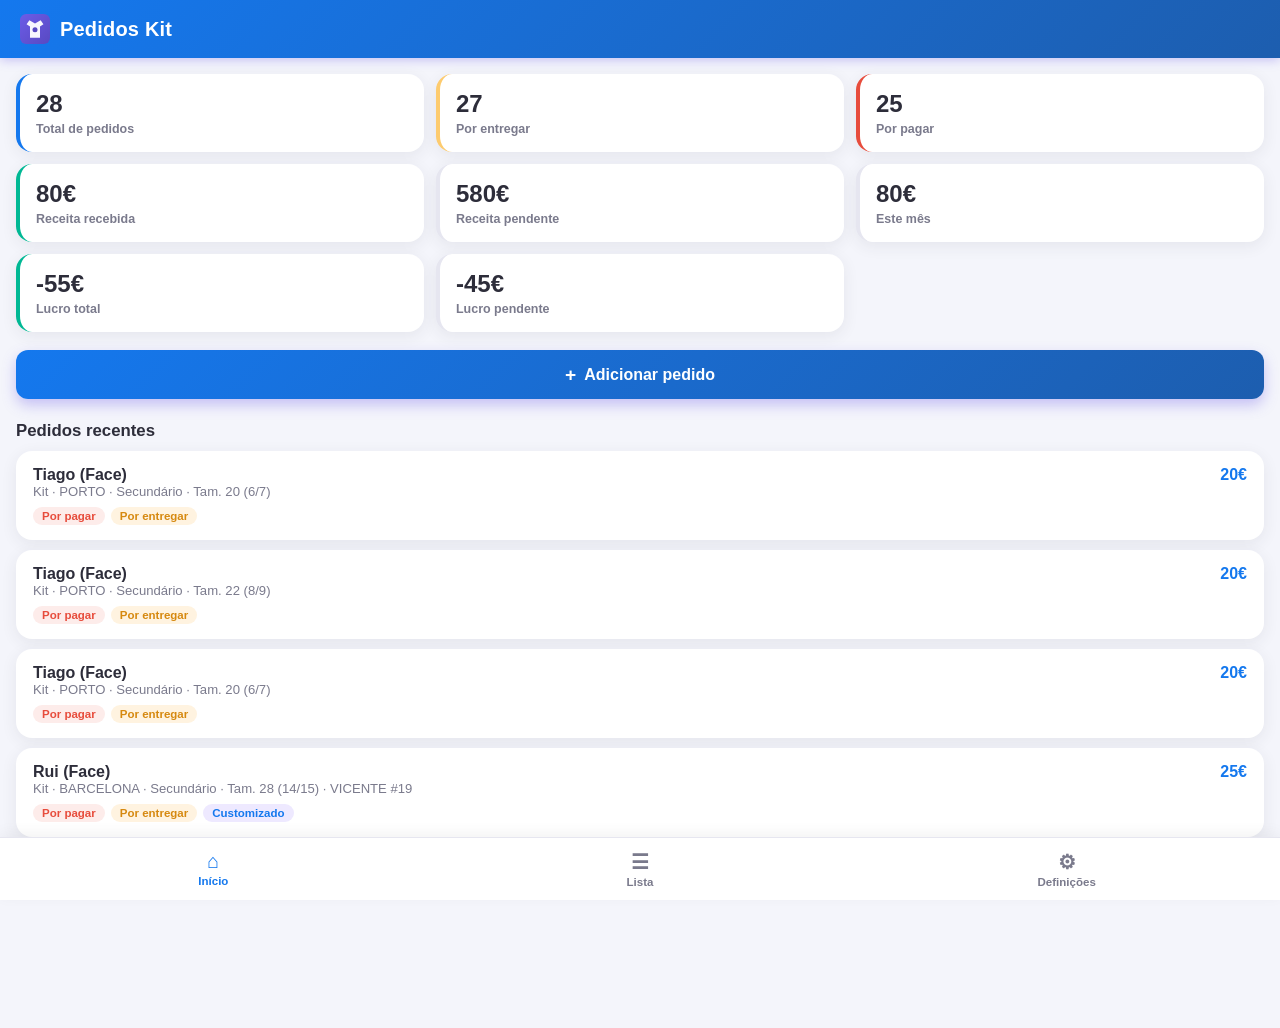
<file: index.html>
﻿<!DOCTYPE html>
<html lang="pt">
<head>
<meta charset="UTF-8">
<meta name="viewport" content="width=device-width, initial-scale=1.0, viewport-fit=cover">
<title>Pedidos Kit</title>
<meta name="theme-color" content="#6c5ce7">
<meta name="description" content="App para gerir pedidos de t-shirts, camisolas e kits de futebol">
<link rel="manifest" href="manifest.json">
<link rel="icon" href="icon.svg" type="image/svg+xml">
<link rel="apple-touch-icon" href="icon.svg">
<link rel="stylesheet" href="style.css">
</head>
<body>

<header class="app-header">
  <div class="header-inner">
    <img src="icon.svg" alt="" class="header-logo">
    <h1>Pedidos Kit</h1>
  </div>
</header>

<main id="app">

  <!-- ===================== HOME ===================== -->
  <section id="view-home" class="view active">
    <div class="stats-grid">
      <div class="stat-card accent">
        <span class="stat-value" id="stat-total">0</span>
        <span class="stat-label">Total de pedidos</span>
      </div>
      <div class="stat-card warn">
        <span class="stat-value" id="stat-por-entregar">0</span>
        <span class="stat-label">Por entregar</span>
      </div>
      <div class="stat-card danger">
        <span class="stat-value" id="stat-por-pagar">0</span>
        <span class="stat-label">Por pagar</span>
      </div>
      <div class="stat-card success">
        <span class="stat-value" id="stat-receita">0&#8364;</span>
        <span class="stat-label">Receita recebida</span>
      </div>
      <div class="stat-card muted">
        <span class="stat-value" id="stat-receita-pendente">0&#8364;</span>
        <span class="stat-label">Receita pendente</span>
      </div>
      <div class="stat-card muted">
        <span class="stat-value" id="stat-mes">0&#8364;</span>
        <span class="stat-label">Este m&ecirc;s</span>
      </div>
      <div class="stat-card success">
        <span class="stat-value" id="stat-lucro">0&#8364;</span>
        <span class="stat-label">Lucro total</span>
      </div>
      <div class="stat-card muted">
        <span class="stat-value" id="stat-lucro-pendente">0&#8364;</span>
        <span class="stat-label">Lucro pendente</span>
      </div>
    </div>

    <div class="home-actions">
      <button class="btn-primary btn-add-note" id="btn-add-note">
        <span class="icon-plus">+</span> Adicionar pedido
      </button>
    </div>

    <div class="recent-section">
      <h2>Pedidos recentes</h2>
      <div id="recent-list" class="cards-list"></div>
      <p class="empty-msg" id="recent-empty" hidden>Ainda n&atilde;o h&aacute; pedidos. Toca em "Adicionar pedido" para come&ccedil;ar.</p>
    </div>
  </section>

  <!-- ===================== LISTA ===================== -->
  <section id="view-lista" class="view">
    <div class="toolbar">
      <input type="search" id="search-input" placeholder="Pesquisar por nome, clube...">
      <div class="filter-chips" id="filter-chips">
        <button class="chip active" data-filter="all">Todos</button>
        <button class="chip" data-filter="pendente-pagamento">Por pagar</button>
        <button class="chip" data-filter="pendente-entrega">Por entregar</button>
        <button class="chip" data-filter="concluido">Conclu&iacute;dos</button>
      </div>
    </div>
    <div id="orders-list" class="cards-list"></div>
    <p class="empty-msg" id="orders-empty" hidden>Nenhum pedido encontrado.</p>
  </section>

  <!-- ===================== DEFINIÃ‡Ã•ES ===================== -->
  <section id="view-defs" class="view">
    <div class="settings-block">
      <h2>Clubes / Sele&ccedil;&otilde;es</h2>
      <p class="hint">Gere a lista de clubes e sele&ccedil;&otilde;es dispon&iacute;veis ao criar um pedido.</p>
      <div class="add-inline">
        <input type="text" id="new-club-input" placeholder="Nome do clube ou sele&ccedil;&atilde;o">
        <button class="btn-secondary" id="btn-add-club">Adicionar</button>
      </div>
      <ul id="clubs-list" class="tags-list"></ul>
    </div>

    <div class="settings-block">
      <h2>Tamanhos</h2>
      <p class="hint">Gere a lista de tamanhos dispon&iacute;veis ao criar um pedido.</p>
      <div class="add-inline">
        <input type="text" id="new-size-input" placeholder="Novo tamanho">
        <button class="btn-secondary" id="btn-add-size">Adicionar</button>
      </div>
      <ul id="sizes-list" class="tags-list"></ul>
    </div>

    <div class="settings-block">
      <h2>Tipos de equipamento</h2>
      <p class="hint">Gere os tipos de equipamento dispon&iacute;veis ao criar um pedido.</p>
      <div class="add-inline">
        <input type="text" id="new-equipment-input" placeholder="Novo tipo de equipamento">
        <button class="btn-secondary" id="btn-add-equipment">Adicionar</button>
      </div>
      <ul id="equipment-list" class="tags-list"></ul>
    </div>

    <div class="settings-block">
      <h2>Temas (cores)</h2>
      <p class="hint">Escolhe uma cor para personalizar o visual da app.</p>
      <ul id="themes-list" class="tags-list theme-list"></ul>
    </div>

    <div class="settings-block">
      <div class="toggle-row">
        <span>Modo escuro</span>
        <label class="switch">
          <input type="checkbox" id="dark-mode-toggle">
          <span class="slider"></span>
        </label>
      </div>
    </div>

    <div class="settings-block">
      <h2>Pre&ccedil;os base</h2>
      <p class="hint">Pre&ccedil;o de compra de cada artigo, usado para calcular o lucro.</p>
      <div class="price-grid">
        <label>T-shirt
          <input type="number" min="0" step="0.5" id="price-tshirt">
        </label>
        <label>Camisola
          <input type="number" min="0" step="0.5" id="price-camisola">
        </label>
        <label>Kit
          <input type="number" min="0" step="0.5" id="price-kit">
        </label>
        <label>Extra por customiza&ccedil;&atilde;o
          <input type="number" min="0" step="0.5" id="price-custom">
        </label>
        <label>Patch
          <input type="number" min="0" step="0.5" id="price-patch">
        </label>
        <label>Meias
          <input type="number" min="0" step="0.5" id="price-meias">
        </label>
        <label>Especial / VersÃ£o Jogador / Retro
          <input type="number" min="0" step="0.5" id="price-special">
        </label>
      </div>
    </div>

    <div class="settings-block">
      <h2>Pre&ccedil;os de venda</h2>
      <p class="hint">Pre&ccedil;o cobrado ao cliente. Podes sempre ajust&aacute;-lo no pedido.</p>
      <div class="price-grid">
        <label>T-shirt
          <input type="number" min="0" step="0.5" id="sale-price-tshirt">
        </label>
        <label>Camisola
          <input type="number" min="0" step="0.5" id="sale-price-camisola">
        </label>
        <label>Kit
          <input type="number" min="0" step="0.5" id="sale-price-kit">
        </label>
        <label>Extra por customiza&ccedil;&atilde;o
          <input type="number" min="0" step="0.5" id="sale-price-custom">
        </label>
        <label>Patch
          <input type="number" min="0" step="0.5" id="sale-price-patch">
        </label>
        <label>Meias
          <input type="number" min="0" step="0.5" id="sale-price-meias">
        </label>
        <label>Especial / VersÃ£o Jogador / Retro
          <input type="number" min="0" step="0.5" id="sale-price-special">
        </label>
      </div>
    </div>

    <div class="settings-block">
      <h2>Dados</h2>
      <p class="hint">Faz uma c&oacute;pia de seguran&ccedil;a dos teus pedidos ou restaura a partir de um ficheiro.</p>
      <div class="data-actions">
        <button class="btn-secondary" id="btn-export">Exportar backup</button>
        <button class="btn-secondary" id="btn-import">Importar backup</button>
        <input type="file" id="import-file" accept="application/json" hidden>
        <button class="btn-danger" id="btn-clear-all">Apagar tudo</button>
      </div>
    </div>
  </section>

</main>

<nav class="bottom-nav">
  <button class="nav-item active" data-view="home">
    <span class="nav-icon" aria-hidden="true">&#8962;</span><span>Início</span>
  </button>
  <button class="nav-item" data-view="lista">
    <span class="nav-icon" aria-hidden="true">&#9776;</span><span>Lista</span>
  </button>
  <button class="nav-item" data-view="defs">
    <span class="nav-icon" aria-hidden="true">&#9881;</span><span>Definições</span>
  </button>
</nav>

<!-- ===================== MODAL: FORM PEDIDO ===================== -->
<div class="modal-overlay" id="modal-overlay" hidden>
  <div class="modal" role="dialog" aria-modal="true">
    <div class="modal-header">
      <h2 id="modal-title">Novo pedido</h2>
      <button class="btn-close" id="btn-close-modal" aria-label="Fechar">&#10005;</button>
    </div>
    <form id="order-form" class="modal-body">
      <input type="hidden" id="order-id">

      <label>Nome do comprador *
        <input type="text" id="f-nome" required>
      </label>

      <label>N&uacute;mero de telem&oacute;vel *
        <input type="tel" id="f-telemovel" required placeholder="9xx xxx xxx">
      </label>

      <label>Tipo de artigo *
        <select id="f-tipo" required>
          <option value="T-shirt">T-shirt</option>
          <option value="Camisola">Camisola</option>
          <option value="Kit">Kit</option>
        </select>
      </label>

      <label>Clube / Sele&ccedil;&atilde;o *
        <select id="f-clube" required></select>
      </label>

      <label>Tipo de equipamento *
        <select id="f-equipamento" required></select>
      </label>

      <label>Tamanho *
        <select id="f-tamanho" required></select>
      </label>

      <div class="toggle-row">
          <span>Customizado (nome/n&uacute;mero nas costas)</span>
        <label class="switch">
          <input type="checkbox" id="f-customizado">
          <span class="slider"></span>
        </label>
      </div>

      <div class="custom-fields" id="custom-fields" hidden>
        <label>Nome customizado
          <input type="text" id="f-custom-nome" placeholder="Ex: RONALDO">
        </label>
        <label>N&uacute;mero customizado
          <input type="text" id="f-custom-numero" placeholder="Ex: 7" inputmode="numeric" maxlength="3">
        </label>
      </div>

      <div class="toggle-row">
        <span>Patch</span>
        <label class="switch">
          <input type="checkbox" id="f-patch">
          <span class="slider"></span>
        </label>
      </div>

      <div class="custom-fields" id="patch-fields" hidden>
        <div class="patch-list" id="patch-list"></div>
        <button class="btn-secondary patch-add" id="btn-add-patch" type="button">+ Adicionar novo patch</button>
      </div>

      <div class="toggle-row">
        <span>Meias</span>
        <label class="switch">
          <input type="checkbox" id="f-meias">
          <span class="slider"></span>
        </label>
      </div>

      <div class="custom-fields" id="meias-fields" hidden>
        <div class="patch-list" id="meias-list"></div>
        <button class="btn-secondary patch-add" id="btn-add-meias" type="button">+ Adicionar novas meias</button>
      </div>

      <label>Pre&ccedil;o de venda (&#8364;) *
        <input type="number" id="f-preco" min="0" step="0.5" required>
      </label>

      <div class="toggle-row">
        <span>Pago</span>
        <label class="switch">
          <input type="checkbox" id="f-pago">
          <span class="slider"></span>
        </label>
      </div>

      <div class="toggle-row">
        <span>Entregue</span>
        <label class="switch">
          <input type="checkbox" id="f-entregue">
          <span class="slider"></span>
        </label>
      </div>

      <label>Observa&ccedil;&otilde;es
        <textarea id="f-obs" rows="3" placeholder="Notas adicionais..."></textarea>
      </label>

      <div class="modal-actions">
        <button type="button" class="btn-danger" id="btn-delete-order" hidden>Eliminar</button>
        <button type="submit" class="btn-primary">Guardar pedido</button>
      </div>
    </form>
  </div>
</div>

<div class="toast" id="toast" hidden></div>

<script src="app.js"></script>
</body>
</html>
</file>
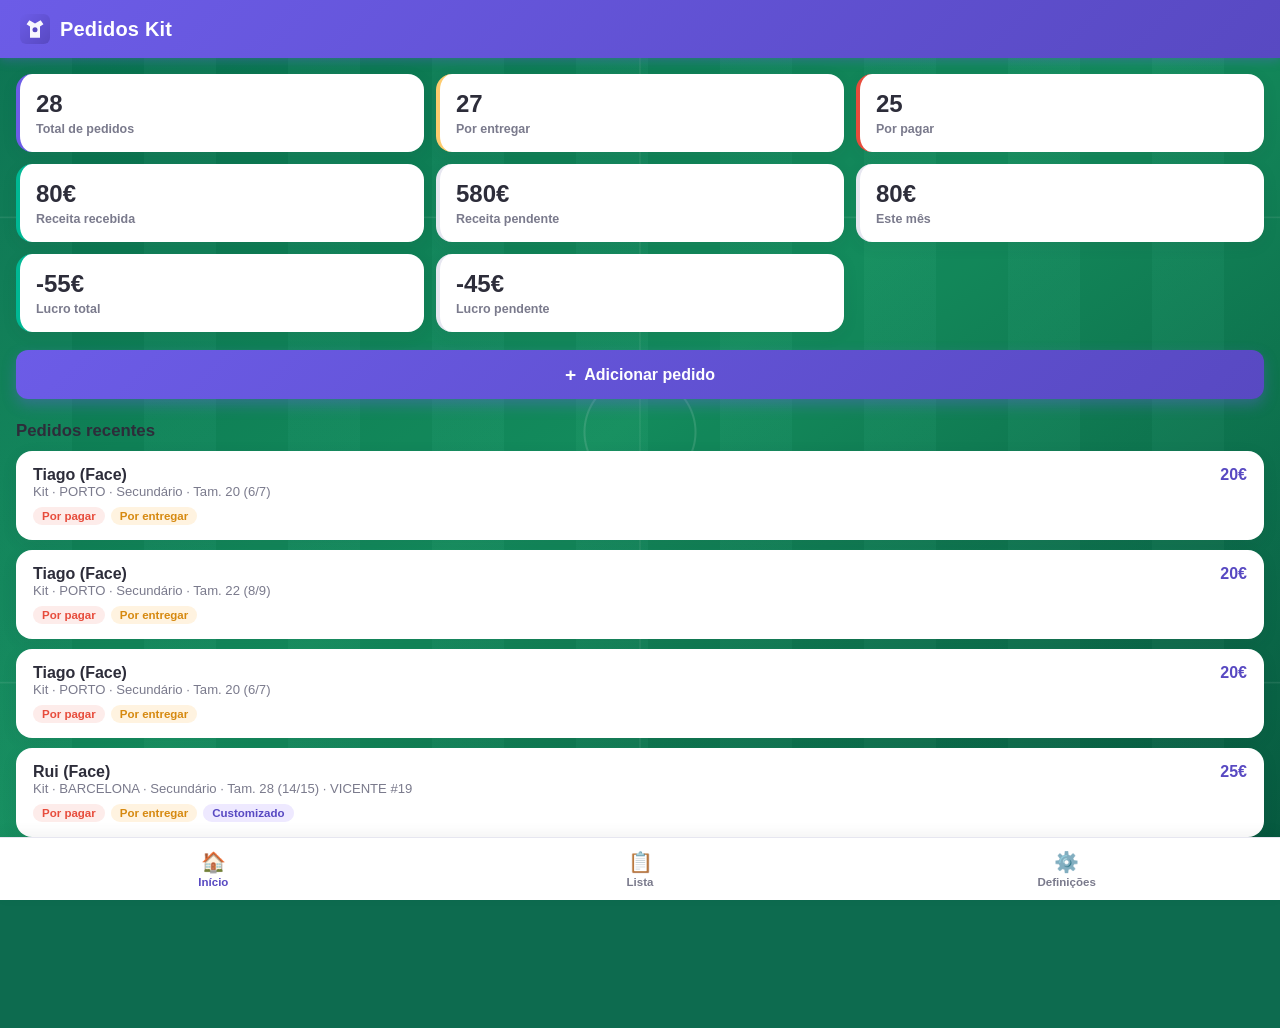
<file: backup-2026-08-24/index.html>
<!DOCTYPE html>
<html lang="pt">
<head>
<meta charset="UTF-8">
<meta name="viewport" content="width=device-width, initial-scale=1.0, viewport-fit=cover">
<title>Pedidos Kit</title>
<meta name="theme-color" content="#6c5ce7">
<meta name="description" content="App para gerir pedidos de t-shirts, camisolas e kits de futebol">
<link rel="manifest" href="manifest.json">
<link rel="icon" href="icon.svg" type="image/svg+xml">
<link rel="apple-touch-icon" href="icon.svg">
<link rel="stylesheet" href="style.css">
</head>
<body>

<header class="app-header">
  <div class="header-inner">
    <img src="icon.svg" alt="" class="header-logo">
    <h1>Pedidos Kit</h1>
  </div>
</header>

<main id="app">

  <!-- ===================== HOME ===================== -->
  <section id="view-home" class="view active">
    <div class="stats-grid">
      <div class="stat-card accent">
        <span class="stat-value" id="stat-total">0</span>
        <span class="stat-label">Total de pedidos</span>
      </div>
      <div class="stat-card warn">
        <span class="stat-value" id="stat-por-entregar">0</span>
        <span class="stat-label">Por entregar</span>
      </div>
      <div class="stat-card danger">
        <span class="stat-value" id="stat-por-pagar">0</span>
        <span class="stat-label">Por pagar</span>
      </div>
      <div class="stat-card success">
        <span class="stat-value" id="stat-receita">0€</span>
        <span class="stat-label">Receita recebida</span>
      </div>
      <div class="stat-card muted">
        <span class="stat-value" id="stat-receita-pendente">0€</span>
        <span class="stat-label">Receita pendente</span>
      </div>
      <div class="stat-card muted">
        <span class="stat-value" id="stat-mes">0€</span>
        <span class="stat-label">Este mês</span>
      </div>
      <div class="stat-card success">
        <span class="stat-value" id="stat-lucro">0€</span>
        <span class="stat-label">Lucro total</span>
      </div>
      <div class="stat-card muted">
        <span class="stat-value" id="stat-lucro-pendente">0€</span>
        <span class="stat-label">Lucro pendente</span>
      </div>
    </div>

    <div class="home-actions">
      <button class="btn-primary btn-add-note" id="btn-add-note">
        <span class="icon-plus">+</span> Adicionar pedido
      </button>
    </div>

    <div class="recent-section">
      <h2>Pedidos recentes</h2>
      <div id="recent-list" class="cards-list"></div>
      <p class="empty-msg" id="recent-empty" hidden>Ainda não há pedidos. Toca em "Adicionar pedido" para começar.</p>
    </div>
  </section>

  <!-- ===================== LISTA ===================== -->
  <section id="view-lista" class="view">
    <div class="toolbar">
      <input type="search" id="search-input" placeholder="Pesquisar por nome, clube...">
      <div class="filter-chips" id="filter-chips">
        <button class="chip active" data-filter="all">Todos</button>
        <button class="chip" data-filter="pendente-pagamento">Por pagar</button>
        <button class="chip" data-filter="pendente-entrega">Por entregar</button>
        <button class="chip" data-filter="concluido">Concluídos</button>
      </div>
    </div>
    <div id="orders-list" class="cards-list"></div>
    <p class="empty-msg" id="orders-empty" hidden>Nenhum pedido encontrado.</p>
  </section>

  <!-- ===================== DEFINIÇÕES ===================== -->
  <section id="view-defs" class="view">
    <div class="settings-block">
      <h2>Clubes / Seleções</h2>
      <p class="hint">Gere a lista de clubes e seleções disponíveis ao criar um pedido.</p>
      <div class="add-inline">
        <input type="text" id="new-club-input" placeholder="Nome do clube ou seleção">
        <button class="btn-secondary" id="btn-add-club">Adicionar</button>
      </div>
      <ul id="clubs-list" class="tags-list"></ul>
    </div>

    <div class="settings-block">
      <h2>Tamanhos</h2>
      <p class="hint">Gere a lista de tamanhos disponíveis ao criar um pedido.</p>
      <div class="add-inline">
        <input type="text" id="new-size-input" placeholder="Novo tamanho">
        <button class="btn-secondary" id="btn-add-size">Adicionar</button>
      </div>
      <ul id="sizes-list" class="tags-list"></ul>
    </div>

    <div class="settings-block">
      <h2>Tipos de equipamento</h2>
      <p class="hint">Gere os tipos de equipamento disponíveis ao criar um pedido.</p>
      <div class="add-inline">
        <input type="text" id="new-equipment-input" placeholder="Novo tipo de equipamento">
        <button class="btn-secondary" id="btn-add-equipment">Adicionar</button>
      </div>
      <ul id="equipment-list" class="tags-list"></ul>
    </div>

    <div class="settings-block">
      <h2>Preços base</h2>
      <p class="hint">Preço de compra de cada artigo, usado para calcular o lucro.</p>
      <div class="price-grid">
        <label>T-shirt
          <input type="number" min="0" step="0.5" id="price-tshirt">
        </label>
        <label>Camisola
          <input type="number" min="0" step="0.5" id="price-camisola">
        </label>
        <label>Kit
          <input type="number" min="0" step="0.5" id="price-kit">
        </label>
        <label>Extra por customização
          <input type="number" min="0" step="0.5" id="price-custom">
        </label>
        <label>Patch
          <input type="number" min="0" step="0.5" id="price-patch">
        </label>
        <label>Especial / Versão Jogador / Retro
          <input type="number" min="0" step="0.5" id="price-special">
        </label>
      </div>
    </div>

    <div class="settings-block">
      <h2>Preços de venda</h2>
      <p class="hint">Preço cobrado ao cliente. Podes sempre ajustá-lo no pedido.</p>
      <div class="price-grid">
        <label>T-shirt
          <input type="number" min="0" step="0.5" id="sale-price-tshirt">
        </label>
        <label>Camisola
          <input type="number" min="0" step="0.5" id="sale-price-camisola">
        </label>
        <label>Kit
          <input type="number" min="0" step="0.5" id="sale-price-kit">
        </label>
        <label>Extra por customização
          <input type="number" min="0" step="0.5" id="sale-price-custom">
        </label>
        <label>Patch
          <input type="number" min="0" step="0.5" id="sale-price-patch">
        </label>
        <label>Especial / Versão Jogador / Retro
          <input type="number" min="0" step="0.5" id="sale-price-special">
        </label>
      </div>
    </div>

    <div class="settings-block">
      <h2>Dados</h2>
      <p class="hint">Faz uma cópia de segurança dos teus pedidos ou restaura a partir de um ficheiro.</p>
      <div class="data-actions">
        <button class="btn-secondary" id="btn-export">Exportar backup</button>
        <button class="btn-secondary" id="btn-import">Importar backup</button>
        <input type="file" id="import-file" accept="application/json" hidden>
        <button class="btn-danger" id="btn-clear-all">Apagar tudo</button>
      </div>
    </div>
  </section>

</main>

<nav class="bottom-nav">
  <button class="nav-item active" data-view="home">
    <span class="nav-icon">🏠</span><span>Início</span>
  </button>
  <button class="nav-item" data-view="lista">
    <span class="nav-icon">📋</span><span>Lista</span>
  </button>
  <button class="nav-item" data-view="defs">
    <span class="nav-icon">⚙️</span><span>Definições</span>
  </button>
</nav>

<!-- ===================== MODAL: FORM PEDIDO ===================== -->
<div class="modal-overlay" id="modal-overlay" hidden>
  <div class="modal" role="dialog" aria-modal="true">
    <div class="modal-header">
      <h2 id="modal-title">Novo pedido</h2>
      <button class="btn-close" id="btn-close-modal" aria-label="Fechar">✕</button>
    </div>
    <form id="order-form" class="modal-body">
      <input type="hidden" id="order-id">

      <label>Nome do comprador *
        <input type="text" id="f-nome" required>
      </label>

      <label>Número de telemóvel *
        <input type="tel" id="f-telemovel" required placeholder="9xx xxx xxx">
      </label>

      <label>Tipo de artigo *
        <select id="f-tipo" required>
          <option value="T-shirt">T-shirt</option>
          <option value="Camisola">Camisola</option>
          <option value="Kit">Kit</option>
        </select>
      </label>

      <label>Clube / Seleção *
        <select id="f-clube" required></select>
      </label>

      <label>Tipo de equipamento *
        <select id="f-equipamento" required></select>
      </label>

      <label>Tamanho *
        <select id="f-tamanho" required></select>
      </label>

      <div class="toggle-row">
        <span>Customizado (nome/número nas costas)</span>
        <label class="switch">
          <input type="checkbox" id="f-customizado">
          <span class="slider"></span>
        </label>
      </div>

      <div class="toggle-row">
        <span>Patch</span>
        <label class="switch">
          <input type="checkbox" id="f-patch">
          <span class="slider"></span>
        </label>
      </div>

      <div class="custom-fields" id="patch-fields" hidden>
        <label>Nome do patch
          <input type="text" id="f-patch-nome" placeholder="Ex: Liga dos Campeões">
        </label>
      </div>

      <div class="custom-fields" id="custom-fields" hidden>
        <label>Nome customizado
          <input type="text" id="f-custom-nome" placeholder="Ex: RONALDO">
        </label>
        <label>Número customizado
          <input type="text" id="f-custom-numero" placeholder="Ex: 7" inputmode="numeric" maxlength="3">
        </label>
      </div>

      <label>Preço de venda (€) *
        <input type="number" id="f-preco" min="0" step="0.5" required>
      </label>

      <div class="toggle-row">
        <span>Pago</span>
        <label class="switch">
          <input type="checkbox" id="f-pago">
          <span class="slider"></span>
        </label>
      </div>

      <div class="toggle-row">
        <span>Entregue</span>
        <label class="switch">
          <input type="checkbox" id="f-entregue">
          <span class="slider"></span>
        </label>
      </div>

      <label>Observações
        <textarea id="f-obs" rows="3" placeholder="Notas adicionais..."></textarea>
      </label>

      <div class="modal-actions">
        <button type="button" class="btn-danger" id="btn-delete-order" hidden>Eliminar</button>
        <button type="submit" class="btn-primary">Guardar pedido</button>
      </div>
    </form>
  </div>
</div>

<div class="toast" id="toast" hidden></div>

<script src="app.js"></script>
</body>
</html>
</file>
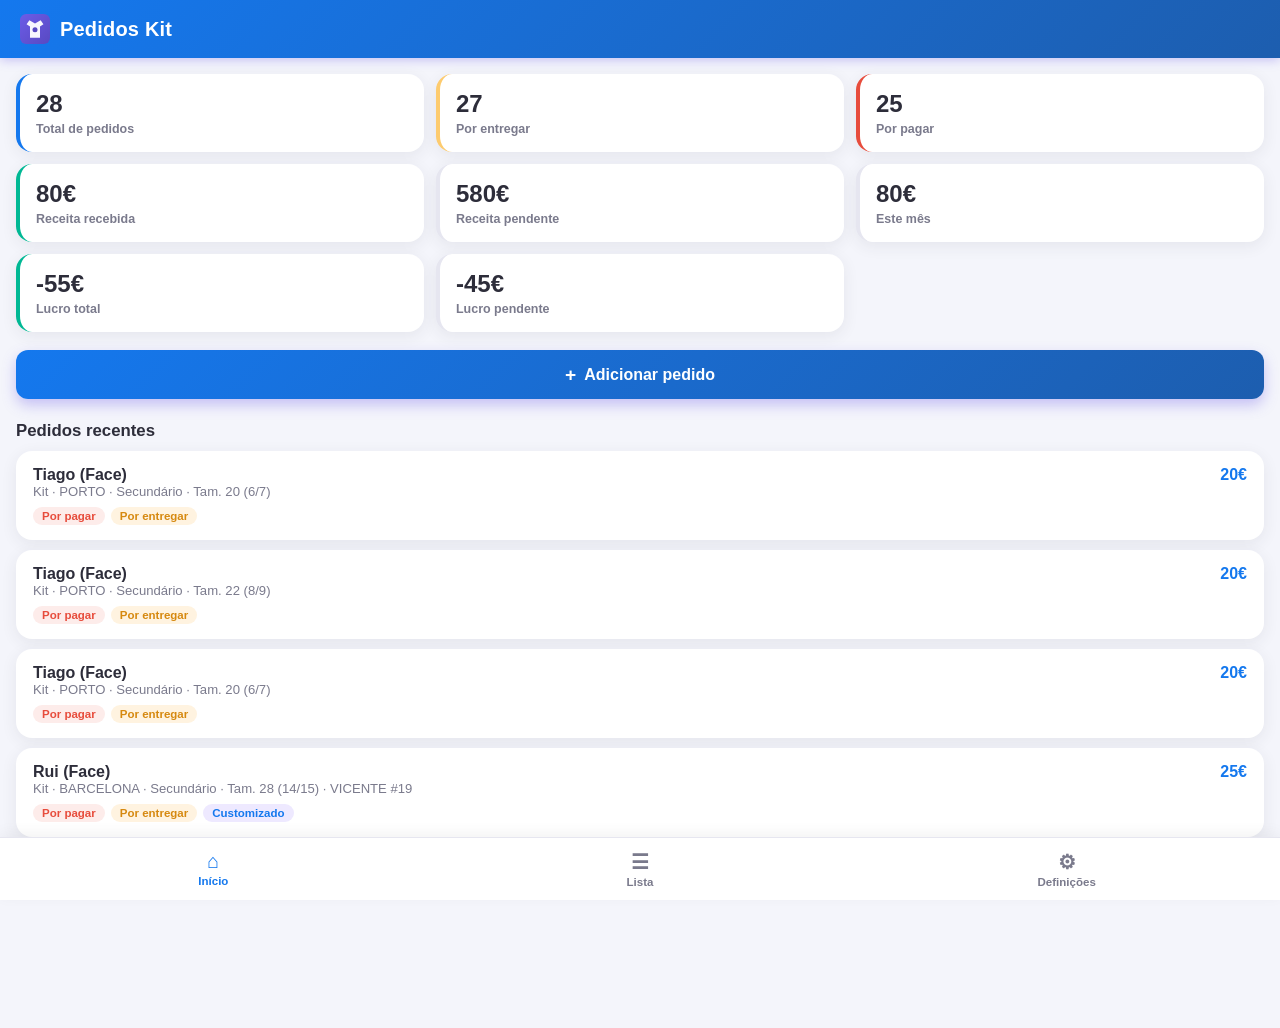
<file: backup-2026-08-27/admin.html>
﻿<!DOCTYPE html>
<html lang="pt">
<head>
<meta charset="UTF-8">
<meta name="viewport" content="width=device-width, initial-scale=1.0, viewport-fit=cover">
<title>Pedidos Kit</title>
<meta name="theme-color" content="#6c5ce7">
<meta name="description" content="App para gerir pedidos de t-shirts, camisolas e kits de futebol">
<link rel="manifest" href="manifest.json">
<link rel="icon" href="icon.svg" type="image/svg+xml">
<link rel="apple-touch-icon" href="icon.svg">
<link rel="stylesheet" href="style.css">
</head>
<body>

<header class="app-header">
  <div class="header-inner">
    <img src="icon.svg" alt="" class="header-logo">
    <h1>Pedidos Kit</h1>
  </div>
</header>

<main id="app">

  <!-- ===================== HOME ===================== -->
  <section id="view-home" class="view active">
    <div class="stats-grid">
      <div class="stat-card accent">
        <span class="stat-value" id="stat-total">0</span>
        <span class="stat-label">Total de pedidos</span>
      </div>
      <div class="stat-card warn">
        <span class="stat-value" id="stat-por-entregar">0</span>
        <span class="stat-label">Por entregar</span>
      </div>
      <div class="stat-card danger">
        <span class="stat-value" id="stat-por-pagar">0</span>
        <span class="stat-label">Por pagar</span>
      </div>
      <div class="stat-card success">
        <span class="stat-value" id="stat-receita">0&#8364;</span>
        <span class="stat-label">Receita recebida</span>
      </div>
      <div class="stat-card muted">
        <span class="stat-value" id="stat-receita-pendente">0&#8364;</span>
        <span class="stat-label">Receita pendente</span>
      </div>
      <div class="stat-card muted">
        <span class="stat-value" id="stat-mes">0&#8364;</span>
        <span class="stat-label">Este m&ecirc;s</span>
      </div>
      <div class="stat-card success">
        <span class="stat-value" id="stat-lucro">0&#8364;</span>
        <span class="stat-label">Lucro total</span>
      </div>
      <div class="stat-card muted">
        <span class="stat-value" id="stat-lucro-pendente">0&#8364;</span>
        <span class="stat-label">Lucro pendente</span>
      </div>
    </div>

    <div class="home-actions">
      <button class="btn-primary btn-add-note" id="btn-add-note">
        <span class="icon-plus">+</span> Adicionar pedido
      </button>
    </div>

    <div class="recent-section">
      <h2>Pedidos recentes</h2>
      <div id="recent-list" class="cards-list"></div>
      <p class="empty-msg" id="recent-empty" hidden>Ainda n&atilde;o h&aacute; pedidos. Toca em "Adicionar pedido" para come&ccedil;ar.</p>
    </div>
  </section>

  <!-- ===================== LISTA ===================== -->
  <section id="view-lista" class="view">
    <div class="toolbar">
      <input type="search" id="search-input" placeholder="Pesquisar por nome, clube...">
      <div class="filter-chips" id="filter-chips">
        <button class="chip active" data-filter="all">Todos</button>
        <button class="chip" data-filter="pendente-pagamento">Por pagar</button>
        <button class="chip" data-filter="pendente-entrega">Por entregar</button>
        <button class="chip" data-filter="concluido">Conclu&iacute;dos</button>
      </div>
    </div>
    <div id="orders-list" class="cards-list"></div>
    <p class="empty-msg" id="orders-empty" hidden>Nenhum pedido encontrado.</p>
  </section>

  <!-- ===================== DEFINIÃ‡Ã•ES ===================== -->
  <section id="view-defs" class="view">
    <div class="settings-block">
      <h2>Clubes / Sele&ccedil;&otilde;es</h2>
      <p class="hint">Gere a lista de clubes e sele&ccedil;&otilde;es dispon&iacute;veis ao criar um pedido.</p>
      <div class="add-inline">
        <input type="text" id="new-club-input" placeholder="Nome do clube ou sele&ccedil;&atilde;o">
        <button class="btn-secondary" id="btn-add-club">Adicionar</button>
      </div>
      <ul id="clubs-list" class="tags-list"></ul>
    </div>

    <div class="settings-block">
      <h2>Tamanhos</h2>
      <p class="hint">Gere a lista de tamanhos dispon&iacute;veis ao criar um pedido.</p>
      <div class="add-inline">
        <input type="text" id="new-size-input" placeholder="Novo tamanho">
        <button class="btn-secondary" id="btn-add-size">Adicionar</button>
      </div>
      <ul id="sizes-list" class="tags-list"></ul>
    </div>

    <div class="settings-block">
      <h2>Tipos de equipamento</h2>
      <p class="hint">Gere os tipos de equipamento dispon&iacute;veis ao criar um pedido.</p>
      <div class="add-inline">
        <input type="text" id="new-equipment-input" placeholder="Novo tipo de equipamento">
        <button class="btn-secondary" id="btn-add-equipment">Adicionar</button>
      </div>
      <ul id="equipment-list" class="tags-list"></ul>
    </div>

    <div class="settings-block">
      <h2>Temas (cores)</h2>
      <p class="hint">Escolhe uma cor para personalizar o visual da app.</p>
      <ul id="themes-list" class="tags-list theme-list"></ul>
    </div>

    <div class="settings-block">
      <div class="toggle-row">
        <span>Modo escuro</span>
        <label class="switch">
          <input type="checkbox" id="dark-mode-toggle">
          <span class="slider"></span>
        </label>
      </div>
    </div>

      <h2>Pre&ccedil;os base</h2>
      <p class="hint">Pre&ccedil;o de compra de cada artigo, usado para calcular o lucro.</p>
      <div class="price-grid">
        <label>T-shirt
          <input type="number" min="0" step="0.5" id="price-tshirt">
        </label>
        <label>Camisola
          <input type="number" min="0" step="0.5" id="price-camisola">
        </label>
        <label>Kit
          <input type="number" min="0" step="0.5" id="price-kit">
        </label>
        <label>Extra por customiza&ccedil;&atilde;o
          <input type="number" min="0" step="0.5" id="price-custom">
        </label>
        <label>Patch
          <input type="number" min="0" step="0.5" id="price-patch">
        </label>
        <label>Meias
          <input type="number" min="0" step="0.5" id="price-meias">
        </label>
        <label>Especial / VersÃ£o Jogador / Retro
          <input type="number" min="0" step="0.5" id="price-special">
        </label>
      </div>
    </div>

    <div class="settings-block">
      <h2>Pre&ccedil;os de venda</h2>
      <p class="hint">Pre&ccedil;o cobrado ao cliente. Podes sempre ajust&aacute;-lo no pedido.</p>
      <div class="price-grid">
        <label>T-shirt
          <input type="number" min="0" step="0.5" id="sale-price-tshirt">
        </label>
        <label>Camisola
          <input type="number" min="0" step="0.5" id="sale-price-camisola">
        </label>
        <label>Kit
          <input type="number" min="0" step="0.5" id="sale-price-kit">
        </label>
        <label>Extra por customiza&ccedil;&atilde;o
          <input type="number" min="0" step="0.5" id="sale-price-custom">
        </label>
        <label>Patch
          <input type="number" min="0" step="0.5" id="sale-price-patch">
        </label>
        <label>Meias
          <input type="number" min="0" step="0.5" id="sale-price-meias">
        </label>
        <label>Especial / VersÃ£o Jogador / Retro
          <input type="number" min="0" step="0.5" id="sale-price-special">
        </label>
      </div>
    </div>

    <div class="settings-block">
      <h2>Dados</h2>
      <p class="hint">Faz uma c&oacute;pia de seguran&ccedil;a dos teus pedidos ou restaura a partir de um ficheiro.</p>
      <div class="data-actions">
        <button class="btn-secondary" id="btn-export">Exportar backup</button>
        <button class="btn-secondary" id="btn-import">Importar backup</button>
        <input type="file" id="import-file" accept="application/json" hidden>
        <button class="btn-danger" id="btn-clear-all">Apagar tudo</button>
      </div>
    </div>
  </section>

</main>

<nav class="bottom-nav">
  <button class="nav-item active" data-view="home">
    <span class="nav-icon" aria-hidden="true">&#8962;</span><span>Início</span>
  </button>
  <button class="nav-item" data-view="lista">
    <span class="nav-icon" aria-hidden="true">&#9776;</span><span>Lista</span>
  </button>
  <button class="nav-item" data-view="defs">
    <span class="nav-icon" aria-hidden="true">&#9881;</span><span>Definições</span>
  </button>
</nav>

<!-- ===================== MODAL: FORM PEDIDO ===================== -->
<div class="modal-overlay" id="modal-overlay" hidden>
  <div class="modal" role="dialog" aria-modal="true">
    <div class="modal-header">
      <h2 id="modal-title">Novo pedido</h2>
      <button class="btn-close" id="btn-close-modal" aria-label="Fechar">&#10005;</button>
    </div>
    <form id="order-form" class="modal-body">
      <input type="hidden" id="order-id">

      <label>Nome do comprador *
        <input type="text" id="f-nome" required>
      </label>

      <label>N&uacute;mero de telem&oacute;vel *
        <input type="tel" id="f-telemovel" required placeholder="9xx xxx xxx">
      </label>

      <label>Tipo de artigo *
        <select id="f-tipo" required>
          <option value="T-shirt">T-shirt</option>
          <option value="Camisola">Camisola</option>
          <option value="Kit">Kit</option>
        </select>
      </label>

      <label>Clube / Sele&ccedil;&atilde;o *
        <select id="f-clube" required></select>
      </label>

      <label>Tipo de equipamento *
        <select id="f-equipamento" required></select>
      </label>

      <label>Tamanho *
        <select id="f-tamanho" required></select>
      </label>

      <div class="toggle-row">
          <span>Customizado (nome/n&uacute;mero nas costas)</span>
        <label class="switch">
          <input type="checkbox" id="f-customizado">
          <span class="slider"></span>
        </label>
      </div>

      <div class="toggle-row">
        <span>Patch</span>
        <label class="switch">
          <input type="checkbox" id="f-patch">
          <span class="slider"></span>
        </label>
      </div>

      <div class="custom-fields" id="patch-fields" hidden>
        <div class="patch-list" id="patch-list"></div>
        <button class="btn-secondary patch-add" id="btn-add-patch" type="button">+ Adicionar novo patch</button>
      </div>

      <div class="toggle-row">
        <span>Meias</span>
        <label class="switch">
          <input type="checkbox" id="f-meias">
          <span class="slider"></span>
        </label>
      </div>

      <div class="custom-fields" id="meias-fields" hidden>
        <div class="patch-list" id="meias-list"></div>
        <button class="btn-secondary patch-add" id="btn-add-meias" type="button">+ Adicionar novas meias</button>
      </div>

      <div class="custom-fields" id="custom-fields" hidden>
        <label>Nome customizado
          <input type="text" id="f-custom-nome" placeholder="Ex: RONALDO">
        </label>
        <label>N&uacute;mero customizado
          <input type="text" id="f-custom-numero" placeholder="Ex: 7" inputmode="numeric" maxlength="3">
        </label>
      </div>

      <label>Pre&ccedil;o de venda (&#8364;) *
        <input type="number" id="f-preco" min="0" step="0.5" required>
      </label>

      <div class="toggle-row">
        <span>Pago</span>
        <label class="switch">
          <input type="checkbox" id="f-pago">
          <span class="slider"></span>
        </label>
      </div>

      <div class="toggle-row">
        <span>Entregue</span>
        <label class="switch">
          <input type="checkbox" id="f-entregue">
          <span class="slider"></span>
        </label>
      </div>

      <label>Observa&ccedil;&otilde;es
        <textarea id="f-obs" rows="3" placeholder="Notas adicionais..."></textarea>
      </label>

      <div class="modal-actions">
        <button type="button" class="btn-danger" id="btn-delete-order" hidden>Eliminar</button>
        <button type="submit" class="btn-primary">Guardar pedido</button>
      </div>
    </form>
  </div>
</div>

<div class="toast" id="toast" hidden></div>

<script src="app.js"></script>
</body>
</html>
</file>
<file: style.css>
﻿:root {
  --accent: #6c5ce7;
  --accent-dark: #5849c2;
  --accent-light: #a29bfe;
  --success: #00b894;
  --warn: #fdcb6e;
  --danger: #e74c3c;
  --bg: #f4f5fb;
  --surface: #ffffff;
  --text: #2d2d3a;
  --text-muted: #7a7a8c;
  --border: #e6e6f0;
  --radius: 16px;
  --shadow: 0 4px 16px rgba(45, 45, 58, 0.08);
  --brand-gradient: linear-gradient(135deg, #1478ee, #5544c6);
  font-size: 16px;
}

body.dark-mode {
  --bg: #171923;
  --surface: #252936;
  --text: #f5f7fb;
  --text-muted: #b7bdca;
  --border: #3b4152;
  --shadow: 0 4px 16px rgba(0, 0, 0, 0.24);
}

* { box-sizing: border-box; }

/* must win over any later display rule (e.g. .modal-overlay, .custom-fields) */
[hidden] { display: none !important; }

html, body {
  margin: 0;
  padding: 0;
  height: 100%;
  width: 100%;
  max-width: 100%;
  overflow-x: hidden;
  background: var(--bg);
  color: var(--text);
  font-family: "Segoe UI", sans-serif;
  -webkit-tap-highlight-color: transparent;
}

body {
  padding-bottom: 76px;
}

body::before {
  display: none;
}

/* ============ HEADER ============ */
.app-header {
  position: sticky;
  top: 0;
  z-index: 20;
  background: var(--brand-gradient);
  color: #fff;
  padding: env(safe-area-inset-top) 0 0 0;
  box-shadow: 0 2px 10px rgba(108, 92, 231, 0.35);
}

.header-inner {
  display: flex;
  align-items: center;
  gap: 10px;
  padding: 14px 20px;
  width: 100%;
  margin: 0 auto;
}

.header-logo {
  width: 30px;
  height: 30px;
}

.app-header h1 {
  font-size: 1.25rem;
  margin: 0;
  font-weight: 700;
  letter-spacing: 0.2px;
}

/* ============ MAIN / VIEWS ============ */
#app {
  position: relative;
  z-index: 1;
  width: 100%;
  margin: 0 auto;
  padding: 16px;
}

.view { display: none; animation: fadein 0.25s ease; }
.view.active { display: block; }

@keyframes fadein {
  from { opacity: 0; transform: translateY(6px); }
  to { opacity: 1; transform: translateY(0); }
}

/* ============ STATS ============ */
.stats-grid {
  display: grid;
  grid-template-columns: repeat(2, 1fr);
  gap: 12px;
  margin-bottom: 18px;
}

@media (min-width: 560px) {
  .stats-grid { grid-template-columns: repeat(3, 1fr); }
}

.stat-card {
  background: var(--surface);
  border-radius: var(--radius);
  padding: 16px;
  box-shadow: var(--shadow);
  display: flex;
  flex-direction: column;
  gap: 4px;
  border-left: 4px solid var(--accent);
}

.stat-card.warn { border-left-color: var(--warn); }
.stat-card.danger { border-left-color: var(--danger); }
.stat-card.success { border-left-color: var(--success); }
.stat-card.muted { border-left-color: var(--border); }

.stat-value { font-size: 1.5rem; font-weight: 800; }
.stat-label { font-size: 0.78rem; color: var(--text-muted); font-weight: 600; }

/* ============ BUTTONS ============ */
.btn-primary, .btn-secondary, .btn-danger {
  border: none;
  border-radius: 12px;
  padding: 12px 18px;
  font-size: 0.95rem;
  font-weight: 700;
  cursor: pointer;
  transition: transform 0.08s ease, box-shadow 0.15s ease, opacity 0.15s ease;
}
.btn-primary:active, .btn-secondary:active, .btn-danger:active { transform: scale(0.97); }

.btn-primary {
  background: var(--brand-gradient);
  color: #fff;
  box-shadow: 0 6px 14px rgba(108, 92, 231, 0.35);
}

.btn-secondary {
  background: var(--surface);
  color: var(--accent-dark);
  border: 1.5px solid var(--accent-light);
}

.btn-danger {
  background: #fff0ee;
  color: var(--danger);
  border: 1.5px solid #f5c6c0;
}

.home-actions { margin-bottom: 22px; }

.btn-add-note {
  width: 100%;
  display: flex;
  align-items: center;
  justify-content: center;
  gap: 8px;
  padding: 15px;
  font-size: 1rem;
}

.icon-plus { font-size: 1.2rem; line-height: 1; }

/* ============ RECENT / LISTS ============ */
.recent-section h2, .settings-block h2 {
  font-size: 1.05rem;
  margin: 0 0 10px;
}

.cards-list {
  display: flex;
  flex-direction: column;
  gap: 10px;
}

.order-card {
  background: var(--surface);
  border-radius: var(--radius);
  padding: 14px 16px;
  box-shadow: var(--shadow);
  cursor: pointer;
  display: flex;
  flex-direction: column;
  gap: 6px;
  border: 1px solid transparent;
  transition: border-color 0.15s ease;
}
.order-card:active { border-color: var(--accent-light); }

.order-card-top {
  display: flex;
  justify-content: space-between;
  align-items: flex-start;
  gap: 8px;
}

.order-card-title { font-weight: 700; font-size: 1rem; }
.order-card-sub { font-size: 0.82rem; color: var(--text-muted); }
.order-card-price { font-weight: 800; color: var(--accent-dark); font-size: 1rem; white-space: nowrap; }

.badges { display: flex; flex-wrap: wrap; gap: 6px; margin-top: 2px; }

.badge {
  font-size: 0.72rem;
  font-weight: 700;
  padding: 3px 9px;
  border-radius: 20px;
}

.badge.ok { background: #e3faf3; color: var(--success); }
.badge.pending { background: #fff3e0; color: #d68910; }
.badge.danger { background: #fdecea; color: var(--danger); }
.badge.custom { background: #eee9ff; color: var(--accent-dark); }

.empty-msg {
  text-align: center;
  color: var(--text-muted);
  font-size: 0.9rem;
  padding: 30px 10px;
}

/* ============ LISTA TOOLBAR ============ */
.toolbar { margin-bottom: 14px; display: flex; flex-direction: column; gap: 10px; }

#search-input {
  width: 100%;
  padding: 12px 14px;
  border-radius: 12px;
  border: 1.5px solid var(--border);
  font-size: 0.95rem;
  background: var(--surface);
}
#search-input:focus { outline: none; border-color: var(--accent-light); }

.filter-chips { display: flex; gap: 8px; overflow-x: auto; padding-bottom: 2px; }

.chip {
  border: 1.5px solid var(--border);
  background: var(--surface);
  padding: 8px 14px;
  border-radius: 20px;
  font-size: 0.82rem;
  font-weight: 600;
  color: var(--text-muted);
  white-space: nowrap;
  cursor: pointer;
}

.chip.active {
  background: var(--accent);
  border-color: var(--accent);
  color: #fff;
}

/* ============ SETTINGS ============ */
.settings-block {
  background: var(--surface);
  border-radius: var(--radius);
  padding: 16px;
  box-shadow: var(--shadow);
  margin-bottom: 16px;
}

.hint { font-size: 0.82rem; color: var(--text-muted); margin: -4px 0 12px; }

.add-inline { display: flex; gap: 8px; margin-bottom: 12px; }
.add-inline input {
  flex: 1;
  padding: 11px 12px;
  border-radius: 10px;
  border: 1.5px solid var(--border);
  font-size: 0.9rem;
}

.tags-list {
  list-style: none;
  margin: 0;
  padding: 0;
  display: flex;
  flex-wrap: wrap;
  gap: 8px;
}

.tags-list li {
  display: flex;
  align-items: center;
  gap: 6px;
  background: #f1eefe;
  color: var(--accent-dark);
  padding: 6px 10px;
  border-radius: 20px;
  font-size: 0.85rem;
  font-weight: 600;
}

.tags-list button {
  border: none;
  background: none;
  color: var(--danger);
  font-weight: 900;
  cursor: pointer;
  font-size: 0.9rem;
  line-height: 1;
  padding: 0;
}

.price-grid {
  display: grid;
  grid-template-columns: repeat(2, minmax(0, 1fr));
  gap: 12px;
}

.price-grid label {
  min-width: 0;
  font-size: 0.8rem;
  color: var(--text-muted);
  font-weight: 600;
  display: flex;
  flex-direction: column;
  gap: 6px;
}

.price-grid input {
  width: 100%;
  max-width: 100%;
  padding: 10px 12px;
  border-radius: 10px;
  border: 1.5px solid var(--border);
  font-size: 0.95rem;
  color: var(--text);
  font-family: inherit;
  background: var(--bg);
}

.data-actions {
  display: flex;
  flex-wrap: wrap;
  gap: 10px;
}

/* ============ BOTTOM NAV ============ */
.bottom-nav {
  position: fixed;
  bottom: 0;
  left: 0;
  right: 0;
  width: 100%;
  display: flex;
  background: var(--surface);
  border-top: 1px solid var(--border);
  padding: 6px 0 calc(6px + env(safe-area-inset-bottom));
  z-index: 30;
  box-shadow: 0 -4px 14px rgba(0,0,0,0.05);
}

.nav-item {
  flex: 1;
  border: none;
  background: none;
  display: flex;
  flex-direction: column;
  align-items: center;
  gap: 2px;
  font-size: 0.72rem;
  font-weight: 700;
  color: var(--text-muted);
  padding: 6px 0;
  cursor: pointer;
}

.nav-item .nav-icon { font-size: 1.25rem; }

.nav-item.active { color: var(--accent-dark); }

/* ============ MODAL ============ */
.modal-overlay {
  position: fixed;
  inset: 0;
  background: rgba(20, 20, 30, 0.45);
  display: flex;
  align-items: flex-end;
  justify-content: center;
  z-index: 50;
}

@media (min-width: 560px) {
  .modal-overlay { align-items: center; }
}

.modal {
  background: var(--surface);
  width: 100%;
  max-width: 560px;
  max-height: 92vh;
  border-radius: 20px 20px 0 0;
  overflow-y: auto;
  animation: slideup 0.22s ease;
}

@media (min-width: 560px) {
  .modal { border-radius: 20px; max-height: 85vh; }
}

@keyframes slideup {
  from { transform: translateY(30px); opacity: 0; }
  to { transform: translateY(0); opacity: 1; }
}

.modal-header {
  position: sticky;
  top: 0;
  background: var(--surface);
  display: flex;
  align-items: center;
  justify-content: space-between;
  padding: 16px 18px;
  border-bottom: 1px solid var(--border);
  z-index: 2;
}

.modal-header h2 { margin: 0; font-size: 1.1rem; }

.btn-close {
  border: none;
  background: var(--bg);
  width: 32px;
  height: 32px;
  border-radius: 50%;
  font-size: 0.95rem;
  cursor: pointer;
  color: var(--text-muted);
}

.modal-body {
  padding: 18px;
  display: flex;
  flex-direction: column;
  gap: 14px;
}

.modal-body label {
  display: flex;
  flex-direction: column;
  gap: 6px;
  font-size: 0.82rem;
  font-weight: 700;
  color: var(--text-muted);
}

.modal-body input, .modal-body select, .modal-body textarea {
  padding: 12px 13px;
  border-radius: 10px;
  border: 1.5px solid var(--border);
  font-size: 0.95rem;
  color: var(--text);
  font-weight: 500;
  font-family: inherit;
  background: var(--bg);
}

.searchable-select {
  position: relative;
}

.searchable-select-native {
  position: absolute;
  width: 1px;
  height: 1px;
  opacity: 0;
  pointer-events: none;
}

.searchable-select-trigger {
  width: 100%;
  padding: 12px 13px;
  border: 1.5px solid var(--border);
  border-radius: 10px;
  background: var(--bg);
  color: var(--text);
  font: inherit;
  text-align: left;
  cursor: pointer;
}

.searchable-select-trigger::after {
  content: "▾";
  float: right;
  color: var(--text-muted);
}

.searchable-select.open .searchable-select-trigger,
.searchable-select-trigger:focus {
  outline: none;
  border-color: var(--accent-light);
}

.searchable-select-menu {
  position: absolute;
  top: calc(100% + 5px);
  left: 0;
  right: 0;
  z-index: 5;
  padding: 8px;
  background: var(--surface);
  border: 1px solid var(--border);
  border-radius: 10px;
  box-shadow: var(--shadow);
}

.searchable-select-search {
  width: 100%;
  padding: 9px 10px;
  border: 1.5px solid var(--border);
  border-radius: 8px;
  background: var(--bg);
  color: var(--text);
  font: inherit;
}

.searchable-select-search:focus {
  outline: none;
  border-color: var(--accent-light);
}

.searchable-select-options {
  display: flex;
  flex-direction: column;
  gap: 2px;
  max-height: 190px;
  overflow-y: auto;
  margin-top: 6px;
}

.searchable-select-option {
  border: none;
  border-radius: 7px;
  padding: 9px 10px;
  background: transparent;
  color: var(--text);
  font: inherit;
  text-align: left;
  cursor: pointer;
}

.searchable-select-option:hover,
.searchable-select-option.selected {
  background: #f1eefe;
  color: var(--accent-dark);
}

.searchable-select-empty {
  padding: 9px 10px;
  color: var(--text-muted);
  font-size: 0.85rem;
}

.modal-body input:focus, .modal-body select:focus, .modal-body textarea:focus {
  outline: none;
  border-color: var(--accent-light);
  background: var(--surface);
}

.custom-fields {
  display: flex;
  flex-direction: column;
  gap: 14px;
  background: var(--bg);
  padding: 12px;
  border-radius: 12px;
  border: 1px dashed var(--accent-light);
}

.patch-list {
  display: flex;
  flex-direction: column;
  gap: 10px;
}

.patch-row {
  display: grid;
  grid-template-columns: minmax(0, 9fr) minmax(36px, 1fr);
  align-items: center;
  gap: 10px;
}

.patch-row .patch-input {
  min-width: 0;
}

.patch-remove {
  min-width: 36px;
  height: 42px;
  padding: 0;
  border: 1px solid #e74c3c;
  border-radius: 10px;
  background: #e74c3c;
  color: #fff;
  font-size: 1.35rem;
  line-height: 1;
  cursor: pointer;
}

.patch-add {
  width: 100%;
}

.toggle-row {
  display: flex;
  align-items: center;
  justify-content: space-between;
  font-size: 0.92rem;
  font-weight: 600;
}

.switch {
  position: relative;
  display: inline-block;
  width: 46px;
  height: 26px;
  flex-shrink: 0;
}

.switch input { opacity: 0; width: 0; height: 0; }

.slider {
  position: absolute;
  cursor: pointer;
  inset: 0;
  background-color: #d8d8e6;
  transition: 0.2s;
  border-radius: 26px;
}

.slider::before {
  position: absolute;
  content: "";
  height: 20px;
  width: 20px;
  left: 3px;
  bottom: 3px;
  background-color: white;
  transition: 0.2s;
  border-radius: 50%;
  box-shadow: 0 1px 3px rgba(0,0,0,0.3);
}

.switch input:checked + .slider { background-color: var(--success); }
.switch input:checked + .slider::before { transform: translateX(20px); }

.modal-actions {
  display: flex;
  gap: 10px;
  margin-top: 6px;
}
.modal-actions .btn-primary { flex: 1; }

/* ============ TOAST ============ */
.toast {
  position: fixed;
  bottom: 90px;
  left: 50%;
  transform: translateX(-50%);
  background: #2d2d3a;
  color: #fff;
  padding: 10px 18px;
  border-radius: 30px;
  font-size: 0.85rem;
  font-weight: 600;
  z-index: 60;
  box-shadow: 0 6px 18px rgba(0,0,0,0.25);
  animation: toastin 0.2s ease;
}

@keyframes toastin {
  from { opacity: 0; transform: translate(-50%, 10px); }
  to { opacity: 1; transform: translate(-50%, 0); }
}

.theme-list li {
  display: inline-flex;
  align-items: center;
  gap: 10px;
  padding: 8px 10px 8px 8px;
  border: 1px solid var(--border);
  border-radius: 999px;
  background: var(--surface);
  cursor: pointer;
}

.theme-list li.is-active {
  border-color: var(--accent);
  box-shadow: 0 0 0 2px rgba(108, 92, 231, 0.12);
}

.theme-swatch {
  width: 18px;
  height: 18px;
  border-radius: 50%;
  border: 2px solid rgba(0, 0, 0, 0.08);
  display: inline-block;
  flex-shrink: 0;
}
</file>
<file: backup-2026-08-24/style.css>
:root {
  --accent: #6c5ce7;
  --accent-dark: #5849c2;
  --accent-light: #a29bfe;
  --success: #00b894;
  --warn: #fdcb6e;
  --danger: #e74c3c;
  --bg: #f4f5fb;
  --surface: #ffffff;
  --text: #2d2d3a;
  --text-muted: #7a7a8c;
  --border: #e6e6f0;
  --radius: 16px;
  --shadow: 0 4px 16px rgba(45, 45, 58, 0.08);
  font-size: 16px;
}

* { box-sizing: border-box; }

/* must win over any later display rule (e.g. .modal-overlay, .custom-fields) */
[hidden] { display: none !important; }

html, body {
  margin: 0;
  padding: 0;
  height: 100%;
  width: 100%;
  max-width: 100%;
  overflow-x: hidden;
  background: #0d6b4f;
  color: var(--text);
  font-family: -apple-system, BlinkMacSystemFont, "Segoe UI", Roboto, Helvetica, Arial, sans-serif;
  -webkit-tap-highlight-color: transparent;
}

body {
  padding-bottom: 76px;
}

body::before {
  content: "";
  position: fixed;
  inset: 0;
  z-index: 0;
  pointer-events: none;
  background:
    radial-gradient(circle at 50% 48%, transparent 0 54px, rgba(255, 255, 255, 0.13) 55px 56px, transparent 57px),
    linear-gradient(90deg, transparent calc(50% - 1px), rgba(255, 255, 255, 0.12) 50%, transparent calc(50% + 1px)),
    linear-gradient(0deg, transparent 24%, rgba(255, 255, 255, 0.1) 24.15%, transparent 24.3%, transparent 75.7%, rgba(255, 255, 255, 0.1) 75.85%, transparent 76%),
    repeating-linear-gradient(90deg, rgba(255, 255, 255, 0.025) 0 72px, rgba(0, 0, 0, 0.025) 72px 144px),
    linear-gradient(145deg, #08724f, #15915f 48%, #07583f);
  opacity: 0.95;
}

/* ============ HEADER ============ */
.app-header {
  position: sticky;
  top: 0;
  z-index: 20;
  background: linear-gradient(135deg, var(--accent), var(--accent-dark));
  color: #fff;
  padding: env(safe-area-inset-top) 0 0 0;
  box-shadow: 0 2px 10px rgba(108, 92, 231, 0.35);
}

.header-inner {
  display: flex;
  align-items: center;
  gap: 10px;
  padding: 14px 20px;
  width: 100%;
  margin: 0 auto;
}

.header-logo {
  width: 30px;
  height: 30px;
}

.app-header h1 {
  font-size: 1.25rem;
  margin: 0;
  font-weight: 700;
  letter-spacing: 0.2px;
}

/* ============ MAIN / VIEWS ============ */
#app {
  position: relative;
  z-index: 1;
  width: 100%;
  margin: 0 auto;
  padding: 16px;
}

.view { display: none; animation: fadein 0.25s ease; }
.view.active { display: block; }

@keyframes fadein {
  from { opacity: 0; transform: translateY(6px); }
  to { opacity: 1; transform: translateY(0); }
}

/* ============ STATS ============ */
.stats-grid {
  display: grid;
  grid-template-columns: repeat(2, 1fr);
  gap: 12px;
  margin-bottom: 18px;
}

@media (min-width: 560px) {
  .stats-grid { grid-template-columns: repeat(3, 1fr); }
}

.stat-card {
  background: var(--surface);
  border-radius: var(--radius);
  padding: 16px;
  box-shadow: var(--shadow);
  display: flex;
  flex-direction: column;
  gap: 4px;
  border-left: 4px solid var(--accent);
}

.stat-card.warn { border-left-color: var(--warn); }
.stat-card.danger { border-left-color: var(--danger); }
.stat-card.success { border-left-color: var(--success); }
.stat-card.muted { border-left-color: var(--border); }

.stat-value { font-size: 1.5rem; font-weight: 800; }
.stat-label { font-size: 0.78rem; color: var(--text-muted); font-weight: 600; }

/* ============ BUTTONS ============ */
.btn-primary, .btn-secondary, .btn-danger {
  border: none;
  border-radius: 12px;
  padding: 12px 18px;
  font-size: 0.95rem;
  font-weight: 700;
  cursor: pointer;
  transition: transform 0.08s ease, box-shadow 0.15s ease, opacity 0.15s ease;
}
.btn-primary:active, .btn-secondary:active, .btn-danger:active { transform: scale(0.97); }

.btn-primary {
  background: linear-gradient(135deg, var(--accent), var(--accent-dark));
  color: #fff;
  box-shadow: 0 6px 14px rgba(108, 92, 231, 0.35);
}

.btn-secondary {
  background: var(--surface);
  color: var(--accent-dark);
  border: 1.5px solid var(--accent-light);
}

.btn-danger {
  background: #fff0ee;
  color: var(--danger);
  border: 1.5px solid #f5c6c0;
}

.home-actions { margin-bottom: 22px; }

.btn-add-note {
  width: 100%;
  display: flex;
  align-items: center;
  justify-content: center;
  gap: 8px;
  padding: 15px;
  font-size: 1rem;
}

.icon-plus { font-size: 1.2rem; line-height: 1; }

/* ============ RECENT / LISTS ============ */
.recent-section h2, .settings-block h2 {
  font-size: 1.05rem;
  margin: 0 0 10px;
}

.cards-list {
  display: flex;
  flex-direction: column;
  gap: 10px;
}

.order-card {
  background: var(--surface);
  border-radius: var(--radius);
  padding: 14px 16px;
  box-shadow: var(--shadow);
  cursor: pointer;
  display: flex;
  flex-direction: column;
  gap: 6px;
  border: 1px solid transparent;
  transition: border-color 0.15s ease;
}
.order-card:active { border-color: var(--accent-light); }

.order-card-top {
  display: flex;
  justify-content: space-between;
  align-items: flex-start;
  gap: 8px;
}

.order-card-title { font-weight: 700; font-size: 1rem; }
.order-card-sub { font-size: 0.82rem; color: var(--text-muted); }
.order-card-price { font-weight: 800; color: var(--accent-dark); font-size: 1rem; white-space: nowrap; }

.badges { display: flex; flex-wrap: wrap; gap: 6px; margin-top: 2px; }

.badge {
  font-size: 0.72rem;
  font-weight: 700;
  padding: 3px 9px;
  border-radius: 20px;
}

.badge.ok { background: #e3faf3; color: var(--success); }
.badge.pending { background: #fff3e0; color: #d68910; }
.badge.danger { background: #fdecea; color: var(--danger); }
.badge.custom { background: #eee9ff; color: var(--accent-dark); }

.empty-msg {
  text-align: center;
  color: var(--text-muted);
  font-size: 0.9rem;
  padding: 30px 10px;
}

/* ============ LISTA TOOLBAR ============ */
.toolbar { margin-bottom: 14px; display: flex; flex-direction: column; gap: 10px; }

#search-input {
  width: 100%;
  padding: 12px 14px;
  border-radius: 12px;
  border: 1.5px solid var(--border);
  font-size: 0.95rem;
  background: var(--surface);
}
#search-input:focus { outline: none; border-color: var(--accent-light); }

.filter-chips { display: flex; gap: 8px; overflow-x: auto; padding-bottom: 2px; }

.chip {
  border: 1.5px solid var(--border);
  background: var(--surface);
  padding: 8px 14px;
  border-radius: 20px;
  font-size: 0.82rem;
  font-weight: 600;
  color: var(--text-muted);
  white-space: nowrap;
  cursor: pointer;
}

.chip.active {
  background: var(--accent);
  border-color: var(--accent);
  color: #fff;
}

/* ============ SETTINGS ============ */
.settings-block {
  background: var(--surface);
  border-radius: var(--radius);
  padding: 16px;
  box-shadow: var(--shadow);
  margin-bottom: 16px;
}

.hint { font-size: 0.82rem; color: var(--text-muted); margin: -4px 0 12px; }

.add-inline { display: flex; gap: 8px; margin-bottom: 12px; }
.add-inline input {
  flex: 1;
  padding: 11px 12px;
  border-radius: 10px;
  border: 1.5px solid var(--border);
  font-size: 0.9rem;
}

.tags-list {
  list-style: none;
  margin: 0;
  padding: 0;
  display: flex;
  flex-wrap: wrap;
  gap: 8px;
}

.tags-list li {
  display: flex;
  align-items: center;
  gap: 6px;
  background: #f1eefe;
  color: var(--accent-dark);
  padding: 6px 10px;
  border-radius: 20px;
  font-size: 0.85rem;
  font-weight: 600;
}

.tags-list button {
  border: none;
  background: none;
  color: var(--danger);
  font-weight: 900;
  cursor: pointer;
  font-size: 0.9rem;
  line-height: 1;
  padding: 0;
}

.price-grid {
  display: grid;
  grid-template-columns: repeat(2, minmax(0, 1fr));
  gap: 12px;
}

.price-grid label {
  min-width: 0;
  font-size: 0.8rem;
  color: var(--text-muted);
  font-weight: 600;
  display: flex;
  flex-direction: column;
  gap: 6px;
}

.price-grid input {
  width: 100%;
  max-width: 100%;
  padding: 10px 12px;
  border-radius: 10px;
  border: 1.5px solid var(--border);
  font-size: 0.95rem;
  color: var(--text);
}

.data-actions {
  display: flex;
  flex-wrap: wrap;
  gap: 10px;
}

/* ============ BOTTOM NAV ============ */
.bottom-nav {
  position: fixed;
  bottom: 0;
  left: 0;
  right: 0;
  width: 100%;
  display: flex;
  background: var(--surface);
  border-top: 1px solid var(--border);
  padding: 6px 0 calc(6px + env(safe-area-inset-bottom));
  z-index: 30;
  box-shadow: 0 -4px 14px rgba(0,0,0,0.05);
}

.nav-item {
  flex: 1;
  border: none;
  background: none;
  display: flex;
  flex-direction: column;
  align-items: center;
  gap: 2px;
  font-size: 0.72rem;
  font-weight: 700;
  color: var(--text-muted);
  padding: 6px 0;
  cursor: pointer;
}

.nav-item .nav-icon { font-size: 1.25rem; }

.nav-item.active { color: var(--accent-dark); }

/* ============ MODAL ============ */
.modal-overlay {
  position: fixed;
  inset: 0;
  background: rgba(20, 20, 30, 0.45);
  display: flex;
  align-items: flex-end;
  justify-content: center;
  z-index: 50;
}

@media (min-width: 560px) {
  .modal-overlay { align-items: center; }
}

.modal {
  background: var(--surface);
  width: 100%;
  max-width: 560px;
  max-height: 92vh;
  border-radius: 20px 20px 0 0;
  overflow-y: auto;
  animation: slideup 0.22s ease;
}

@media (min-width: 560px) {
  .modal { border-radius: 20px; max-height: 85vh; }
}

@keyframes slideup {
  from { transform: translateY(30px); opacity: 0; }
  to { transform: translateY(0); opacity: 1; }
}

.modal-header {
  position: sticky;
  top: 0;
  background: var(--surface);
  display: flex;
  align-items: center;
  justify-content: space-between;
  padding: 16px 18px;
  border-bottom: 1px solid var(--border);
  z-index: 2;
}

.modal-header h2 { margin: 0; font-size: 1.1rem; }

.btn-close {
  border: none;
  background: var(--bg);
  width: 32px;
  height: 32px;
  border-radius: 50%;
  font-size: 0.95rem;
  cursor: pointer;
  color: var(--text-muted);
}

.modal-body {
  padding: 18px;
  display: flex;
  flex-direction: column;
  gap: 14px;
}

.modal-body label {
  display: flex;
  flex-direction: column;
  gap: 6px;
  font-size: 0.82rem;
  font-weight: 700;
  color: var(--text-muted);
}

.modal-body input, .modal-body select, .modal-body textarea {
  padding: 12px 13px;
  border-radius: 10px;
  border: 1.5px solid var(--border);
  font-size: 0.95rem;
  color: var(--text);
  font-weight: 500;
  font-family: inherit;
  background: var(--bg);
}

.searchable-select {
  position: relative;
}

.searchable-select-native {
  position: absolute;
  width: 1px;
  height: 1px;
  opacity: 0;
  pointer-events: none;
}

.searchable-select-trigger {
  width: 100%;
  padding: 12px 13px;
  border: 1.5px solid var(--border);
  border-radius: 10px;
  background: var(--bg);
  color: var(--text);
  font: inherit;
  text-align: left;
  cursor: pointer;
}

.searchable-select-trigger::after {
  content: "▾";
  float: right;
  color: var(--text-muted);
}

.searchable-select.open .searchable-select-trigger,
.searchable-select-trigger:focus {
  outline: none;
  border-color: var(--accent-light);
}

.searchable-select-menu {
  position: absolute;
  top: calc(100% + 5px);
  left: 0;
  right: 0;
  z-index: 5;
  padding: 8px;
  background: var(--surface);
  border: 1px solid var(--border);
  border-radius: 10px;
  box-shadow: var(--shadow);
}

.searchable-select-search {
  width: 100%;
  padding: 9px 10px;
  border: 1.5px solid var(--border);
  border-radius: 8px;
  background: var(--bg);
  color: var(--text);
  font: inherit;
}

.searchable-select-search:focus {
  outline: none;
  border-color: var(--accent-light);
}

.searchable-select-options {
  display: flex;
  flex-direction: column;
  gap: 2px;
  max-height: 190px;
  overflow-y: auto;
  margin-top: 6px;
}

.searchable-select-option {
  border: none;
  border-radius: 7px;
  padding: 9px 10px;
  background: transparent;
  color: var(--text);
  font: inherit;
  text-align: left;
  cursor: pointer;
}

.searchable-select-option:hover,
.searchable-select-option.selected {
  background: #f1eefe;
  color: var(--accent-dark);
}

.searchable-select-empty {
  padding: 9px 10px;
  color: var(--text-muted);
  font-size: 0.85rem;
}

.modal-body input:focus, .modal-body select:focus, .modal-body textarea:focus {
  outline: none;
  border-color: var(--accent-light);
  background: #fff;
}

.custom-fields {
  display: flex;
  flex-direction: column;
  gap: 14px;
  background: #f8f7ff;
  padding: 12px;
  border-radius: 12px;
  border: 1px dashed var(--accent-light);
}

.toggle-row {
  display: flex;
  align-items: center;
  justify-content: space-between;
  font-size: 0.92rem;
  font-weight: 600;
}

.switch {
  position: relative;
  display: inline-block;
  width: 46px;
  height: 26px;
  flex-shrink: 0;
}

.switch input { opacity: 0; width: 0; height: 0; }

.slider {
  position: absolute;
  cursor: pointer;
  inset: 0;
  background-color: #d8d8e6;
  transition: 0.2s;
  border-radius: 26px;
}

.slider::before {
  position: absolute;
  content: "";
  height: 20px;
  width: 20px;
  left: 3px;
  bottom: 3px;
  background-color: white;
  transition: 0.2s;
  border-radius: 50%;
  box-shadow: 0 1px 3px rgba(0,0,0,0.3);
}

.switch input:checked + .slider { background-color: var(--success); }
.switch input:checked + .slider::before { transform: translateX(20px); }

.modal-actions {
  display: flex;
  gap: 10px;
  margin-top: 6px;
}
.modal-actions .btn-primary { flex: 1; }

/* ============ TOAST ============ */
.toast {
  position: fixed;
  bottom: 90px;
  left: 50%;
  transform: translateX(-50%);
  background: #2d2d3a;
  color: #fff;
  padding: 10px 18px;
  border-radius: 30px;
  font-size: 0.85rem;
  font-weight: 600;
  z-index: 60;
  box-shadow: 0 6px 18px rgba(0,0,0,0.25);
  animation: toastin 0.2s ease;
}

@keyframes toastin {
  from { opacity: 0; transform: translate(-50%, 10px); }
  to { opacity: 1; transform: translate(-50%, 0); }
}
</file>
<file: backup-2026-08-27/style.css>
﻿:root {
  --accent: #6c5ce7;
  --accent-dark: #5849c2;
  --accent-light: #a29bfe;
  --success: #00b894;
  --warn: #fdcb6e;
  --danger: #e74c3c;
  --bg: #f4f5fb;
  --surface: #ffffff;
  --text: #2d2d3a;
  --text-muted: #7a7a8c;
  --border: #e6e6f0;
  --radius: 16px;
  --shadow: 0 4px 16px rgba(45, 45, 58, 0.08);
  --brand-gradient: linear-gradient(135deg, #1478ee, #5544c6);
  font-size: 16px;
}

body.dark-mode {
  --bg: #171923;
  --surface: #252936;
  --text: #f5f7fb;
  --text-muted: #b7bdca;
  --border: #3b4152;
  --shadow: 0 4px 16px rgba(0, 0, 0, 0.24);
}

* { box-sizing: border-box; }

/* must win over any later display rule (e.g. .modal-overlay, .custom-fields) */
[hidden] { display: none !important; }

html, body {
  margin: 0;
  padding: 0;
  height: 100%;
  width: 100%;
  max-width: 100%;
  overflow-x: hidden;
  background: var(--bg);
  color: var(--text);
  font-family: "Segoe UI", sans-serif;
  -webkit-tap-highlight-color: transparent;
}

body {
  padding-bottom: 76px;
}

body::before {
  display: none;
}

/* ============ HEADER ============ */
.app-header {
  position: sticky;
  top: 0;
  z-index: 20;
  background: var(--brand-gradient);
  color: #fff;
  padding: env(safe-area-inset-top) 0 0 0;
  box-shadow: 0 2px 10px rgba(108, 92, 231, 0.35);
}

.header-inner {
  display: flex;
  align-items: center;
  gap: 10px;
  padding: 14px 20px;
  width: 100%;
  margin: 0 auto;
}

.header-logo {
  width: 30px;
  height: 30px;
}

.app-header h1 {
  font-size: 1.25rem;
  margin: 0;
  font-weight: 700;
  letter-spacing: 0.2px;
}

/* ============ MAIN / VIEWS ============ */
#app {
  position: relative;
  z-index: 1;
  width: 100%;
  margin: 0 auto;
  padding: 16px;
}

.view { display: none; animation: fadein 0.25s ease; }
.view.active { display: block; }

@keyframes fadein {
  from { opacity: 0; transform: translateY(6px); }
  to { opacity: 1; transform: translateY(0); }
}

/* ============ STATS ============ */
.stats-grid {
  display: grid;
  grid-template-columns: repeat(2, 1fr);
  gap: 12px;
  margin-bottom: 18px;
}

@media (min-width: 560px) {
  .stats-grid { grid-template-columns: repeat(3, 1fr); }
}

.stat-card {
  background: var(--surface);
  border-radius: var(--radius);
  padding: 16px;
  box-shadow: var(--shadow);
  display: flex;
  flex-direction: column;
  gap: 4px;
  border-left: 4px solid var(--accent);
}

.stat-card.warn { border-left-color: var(--warn); }
.stat-card.danger { border-left-color: var(--danger); }
.stat-card.success { border-left-color: var(--success); }
.stat-card.muted { border-left-color: var(--border); }

.stat-value { font-size: 1.5rem; font-weight: 800; }
.stat-label { font-size: 0.78rem; color: var(--text-muted); font-weight: 600; }

/* ============ BUTTONS ============ */
.btn-primary, .btn-secondary, .btn-danger {
  border: none;
  border-radius: 12px;
  padding: 12px 18px;
  font-size: 0.95rem;
  font-weight: 700;
  cursor: pointer;
  transition: transform 0.08s ease, box-shadow 0.15s ease, opacity 0.15s ease;
}
.btn-primary:active, .btn-secondary:active, .btn-danger:active { transform: scale(0.97); }

.btn-primary {
  background: var(--brand-gradient);
  color: #fff;
  box-shadow: 0 6px 14px rgba(108, 92, 231, 0.35);
}

.btn-secondary {
  background: var(--surface);
  color: var(--accent-dark);
  border: 1.5px solid var(--accent-light);
}

.btn-danger {
  background: #fff0ee;
  color: var(--danger);
  border: 1.5px solid #f5c6c0;
}

.home-actions { margin-bottom: 22px; }

.btn-add-note {
  width: 100%;
  display: flex;
  align-items: center;
  justify-content: center;
  gap: 8px;
  padding: 15px;
  font-size: 1rem;
}

.icon-plus { font-size: 1.2rem; line-height: 1; }

/* ============ RECENT / LISTS ============ */
.recent-section h2, .settings-block h2 {
  font-size: 1.05rem;
  margin: 0 0 10px;
}

.cards-list {
  display: flex;
  flex-direction: column;
  gap: 10px;
}

.order-card {
  background: var(--surface);
  border-radius: var(--radius);
  padding: 14px 16px;
  box-shadow: var(--shadow);
  cursor: pointer;
  display: flex;
  flex-direction: column;
  gap: 6px;
  border: 1px solid transparent;
  transition: border-color 0.15s ease;
}
.order-card:active { border-color: var(--accent-light); }

.order-card-top {
  display: flex;
  justify-content: space-between;
  align-items: flex-start;
  gap: 8px;
}

.order-card-title { font-weight: 700; font-size: 1rem; }
.order-card-sub { font-size: 0.82rem; color: var(--text-muted); }
.order-card-price { font-weight: 800; color: var(--accent-dark); font-size: 1rem; white-space: nowrap; }

.badges { display: flex; flex-wrap: wrap; gap: 6px; margin-top: 2px; }

.badge {
  font-size: 0.72rem;
  font-weight: 700;
  padding: 3px 9px;
  border-radius: 20px;
}

.badge.ok { background: #e3faf3; color: var(--success); }
.badge.pending { background: #fff3e0; color: #d68910; }
.badge.danger { background: #fdecea; color: var(--danger); }
.badge.custom { background: #eee9ff; color: var(--accent-dark); }

.empty-msg {
  text-align: center;
  color: var(--text-muted);
  font-size: 0.9rem;
  padding: 30px 10px;
}

/* ============ LISTA TOOLBAR ============ */
.toolbar { margin-bottom: 14px; display: flex; flex-direction: column; gap: 10px; }

#search-input {
  width: 100%;
  padding: 12px 14px;
  border-radius: 12px;
  border: 1.5px solid var(--border);
  font-size: 0.95rem;
  background: var(--surface);
}
#search-input:focus { outline: none; border-color: var(--accent-light); }

.filter-chips { display: flex; gap: 8px; overflow-x: auto; padding-bottom: 2px; }

.chip {
  border: 1.5px solid var(--border);
  background: var(--surface);
  padding: 8px 14px;
  border-radius: 20px;
  font-size: 0.82rem;
  font-weight: 600;
  color: var(--text-muted);
  white-space: nowrap;
  cursor: pointer;
}

.chip.active {
  background: var(--accent);
  border-color: var(--accent);
  color: #fff;
}

/* ============ SETTINGS ============ */
.settings-block {
  background: var(--surface);
  border-radius: var(--radius);
  padding: 16px;
  box-shadow: var(--shadow);
  margin-bottom: 16px;
}

.hint { font-size: 0.82rem; color: var(--text-muted); margin: -4px 0 12px; }

.add-inline { display: flex; gap: 8px; margin-bottom: 12px; }
.add-inline input {
  flex: 1;
  padding: 11px 12px;
  border-radius: 10px;
  border: 1.5px solid var(--border);
  font-size: 0.9rem;
}

.tags-list {
  list-style: none;
  margin: 0;
  padding: 0;
  display: flex;
  flex-wrap: wrap;
  gap: 8px;
}

.tags-list li {
  display: flex;
  align-items: center;
  gap: 6px;
  background: #f1eefe;
  color: var(--accent-dark);
  padding: 6px 10px;
  border-radius: 20px;
  font-size: 0.85rem;
  font-weight: 600;
}

.tags-list button {
  border: none;
  background: none;
  color: var(--danger);
  font-weight: 900;
  cursor: pointer;
  font-size: 0.9rem;
  line-height: 1;
  padding: 0;
}

.price-grid {
  display: grid;
  grid-template-columns: repeat(2, minmax(0, 1fr));
  gap: 12px;
}

.price-grid label {
  min-width: 0;
  font-size: 0.8rem;
  color: var(--text-muted);
  font-weight: 600;
  display: flex;
  flex-direction: column;
  gap: 6px;
}

.price-grid input {
  width: 100%;
  max-width: 100%;
  padding: 10px 12px;
  border-radius: 10px;
  border: 1.5px solid var(--border);
  font-size: 0.95rem;
  color: var(--text);
}

.data-actions {
  display: flex;
  flex-wrap: wrap;
  gap: 10px;
}

/* ============ BOTTOM NAV ============ */
.bottom-nav {
  position: fixed;
  bottom: 0;
  left: 0;
  right: 0;
  width: 100%;
  display: flex;
  background: var(--surface);
  border-top: 1px solid var(--border);
  padding: 6px 0 calc(6px + env(safe-area-inset-bottom));
  z-index: 30;
  box-shadow: 0 -4px 14px rgba(0,0,0,0.05);
}

.nav-item {
  flex: 1;
  border: none;
  background: none;
  display: flex;
  flex-direction: column;
  align-items: center;
  gap: 2px;
  font-size: 0.72rem;
  font-weight: 700;
  color: var(--text-muted);
  padding: 6px 0;
  cursor: pointer;
}

.nav-item .nav-icon { font-size: 1.25rem; }

.nav-item.active { color: var(--accent-dark); }

/* ============ MODAL ============ */
.modal-overlay {
  position: fixed;
  inset: 0;
  background: rgba(20, 20, 30, 0.45);
  display: flex;
  align-items: flex-end;
  justify-content: center;
  z-index: 50;
}

@media (min-width: 560px) {
  .modal-overlay { align-items: center; }
}

.modal {
  background: var(--surface);
  width: 100%;
  max-width: 560px;
  max-height: 92vh;
  border-radius: 20px 20px 0 0;
  overflow-y: auto;
  animation: slideup 0.22s ease;
}

@media (min-width: 560px) {
  .modal { border-radius: 20px; max-height: 85vh; }
}

@keyframes slideup {
  from { transform: translateY(30px); opacity: 0; }
  to { transform: translateY(0); opacity: 1; }
}

.modal-header {
  position: sticky;
  top: 0;
  background: var(--surface);
  display: flex;
  align-items: center;
  justify-content: space-between;
  padding: 16px 18px;
  border-bottom: 1px solid var(--border);
  z-index: 2;
}

.modal-header h2 { margin: 0; font-size: 1.1rem; }

.btn-close {
  border: none;
  background: var(--bg);
  width: 32px;
  height: 32px;
  border-radius: 50%;
  font-size: 0.95rem;
  cursor: pointer;
  color: var(--text-muted);
}

.modal-body {
  padding: 18px;
  display: flex;
  flex-direction: column;
  gap: 14px;
}

.modal-body label {
  display: flex;
  flex-direction: column;
  gap: 6px;
  font-size: 0.82rem;
  font-weight: 700;
  color: var(--text-muted);
}

.modal-body input, .modal-body select, .modal-body textarea {
  padding: 12px 13px;
  border-radius: 10px;
  border: 1.5px solid var(--border);
  font-size: 0.95rem;
  color: var(--text);
  font-weight: 500;
  font-family: inherit;
  background: var(--bg);
}

.searchable-select {
  position: relative;
}

.searchable-select-native {
  position: absolute;
  width: 1px;
  height: 1px;
  opacity: 0;
  pointer-events: none;
}

.searchable-select-trigger {
  width: 100%;
  padding: 12px 13px;
  border: 1.5px solid var(--border);
  border-radius: 10px;
  background: var(--bg);
  color: var(--text);
  font: inherit;
  text-align: left;
  cursor: pointer;
}

.searchable-select-trigger::after {
  content: "▾";
  float: right;
  color: var(--text-muted);
}

.searchable-select.open .searchable-select-trigger,
.searchable-select-trigger:focus {
  outline: none;
  border-color: var(--accent-light);
}

.searchable-select-menu {
  position: absolute;
  top: calc(100% + 5px);
  left: 0;
  right: 0;
  z-index: 5;
  padding: 8px;
  background: var(--surface);
  border: 1px solid var(--border);
  border-radius: 10px;
  box-shadow: var(--shadow);
}

.searchable-select-search {
  width: 100%;
  padding: 9px 10px;
  border: 1.5px solid var(--border);
  border-radius: 8px;
  background: var(--bg);
  color: var(--text);
  font: inherit;
}

.searchable-select-search:focus {
  outline: none;
  border-color: var(--accent-light);
}

.searchable-select-options {
  display: flex;
  flex-direction: column;
  gap: 2px;
  max-height: 190px;
  overflow-y: auto;
  margin-top: 6px;
}

.searchable-select-option {
  border: none;
  border-radius: 7px;
  padding: 9px 10px;
  background: transparent;
  color: var(--text);
  font: inherit;
  text-align: left;
  cursor: pointer;
}

.searchable-select-option:hover,
.searchable-select-option.selected {
  background: #f1eefe;
  color: var(--accent-dark);
}

.searchable-select-empty {
  padding: 9px 10px;
  color: var(--text-muted);
  font-size: 0.85rem;
}

.modal-body input:focus, .modal-body select:focus, .modal-body textarea:focus {
  outline: none;
  border-color: var(--accent-light);
  background: #fff;
}

.custom-fields {
  display: flex;
  flex-direction: column;
  gap: 14px;
  background: #f8f7ff;
  padding: 12px;
  border-radius: 12px;
  border: 1px dashed var(--accent-light);
}

.patch-list {
  display: flex;
  flex-direction: column;
  gap: 10px;
}

.patch-row {
  display: grid;
  grid-template-columns: minmax(0, 9fr) minmax(36px, 1fr);
  align-items: center;
  gap: 10px;
}

.patch-row .patch-input {
  min-width: 0;
}

.patch-remove {
  min-width: 36px;
  height: 42px;
  padding: 0;
  border: 1px solid #e74c3c;
  border-radius: 10px;
  background: #e74c3c;
  color: #fff;
  font-size: 1.35rem;
  line-height: 1;
  cursor: pointer;
}

.patch-add {
  width: 100%;
}

.toggle-row {
  display: flex;
  align-items: center;
  justify-content: space-between;
  font-size: 0.92rem;
  font-weight: 600;
}

.switch {
  position: relative;
  display: inline-block;
  width: 46px;
  height: 26px;
  flex-shrink: 0;
}

.switch input { opacity: 0; width: 0; height: 0; }

.slider {
  position: absolute;
  cursor: pointer;
  inset: 0;
  background-color: #d8d8e6;
  transition: 0.2s;
  border-radius: 26px;
}

.slider::before {
  position: absolute;
  content: "";
  height: 20px;
  width: 20px;
  left: 3px;
  bottom: 3px;
  background-color: white;
  transition: 0.2s;
  border-radius: 50%;
  box-shadow: 0 1px 3px rgba(0,0,0,0.3);
}

.switch input:checked + .slider { background-color: var(--success); }
.switch input:checked + .slider::before { transform: translateX(20px); }

.modal-actions {
  display: flex;
  gap: 10px;
  margin-top: 6px;
}
.modal-actions .btn-primary { flex: 1; }

/* ============ TOAST ============ */
.toast {
  position: fixed;
  bottom: 90px;
  left: 50%;
  transform: translateX(-50%);
  background: #2d2d3a;
  color: #fff;
  padding: 10px 18px;
  border-radius: 30px;
  font-size: 0.85rem;
  font-weight: 600;
  z-index: 60;
  box-shadow: 0 6px 18px rgba(0,0,0,0.25);
  animation: toastin 0.2s ease;
}

@keyframes toastin {
  from { opacity: 0; transform: translate(-50%, 10px); }
  to { opacity: 1; transform: translate(-50%, 0); }
}

.theme-list li {
  display: inline-flex;
  align-items: center;
  gap: 10px;
  padding: 8px 10px 8px 8px;
  border: 1px solid var(--border);
  border-radius: 999px;
  background: var(--surface);
  cursor: pointer;
}

.theme-list li.is-active {
  border-color: var(--accent);
  box-shadow: 0 0 0 2px rgba(108, 92, 231, 0.12);
}

.theme-swatch {
  width: 18px;
  height: 18px;
  border-radius: 50%;
  border: 2px solid rgba(0, 0, 0, 0.08);
  display: inline-block;
  flex-shrink: 0;
}
</file>
